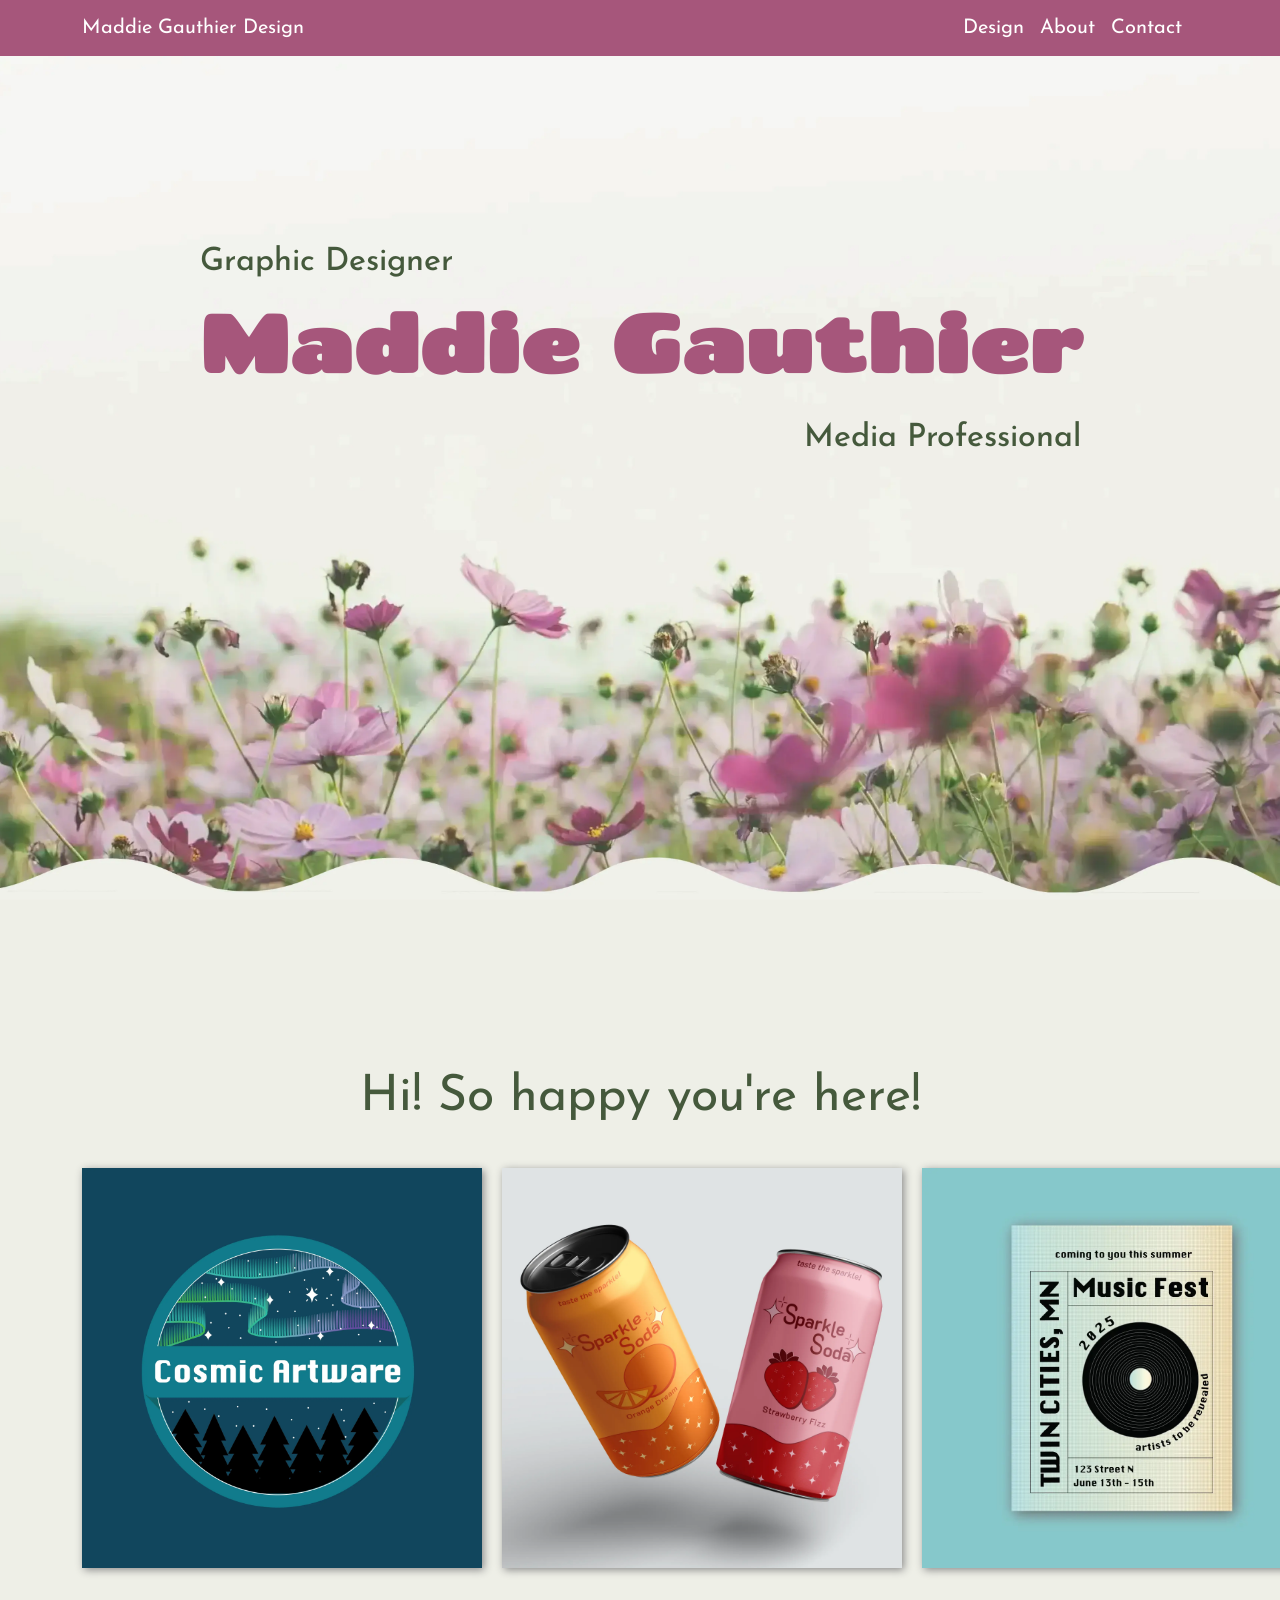
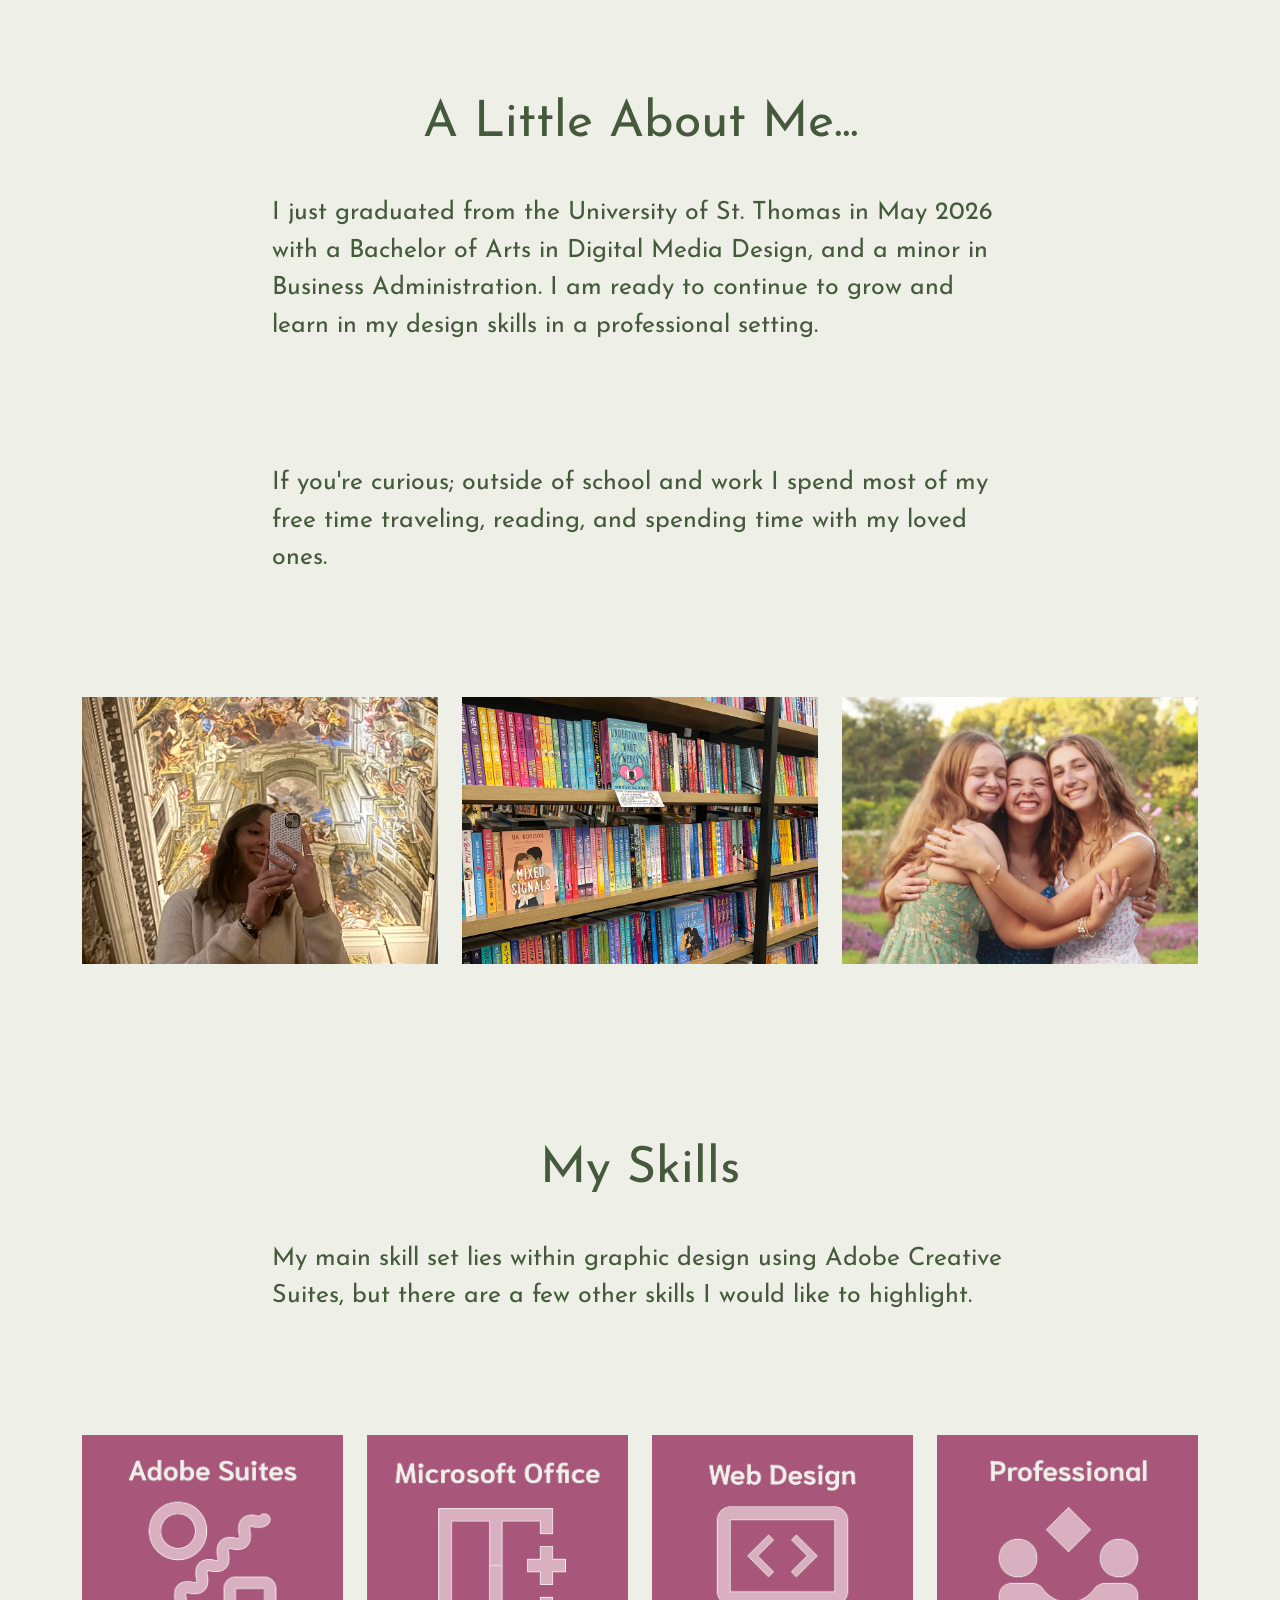
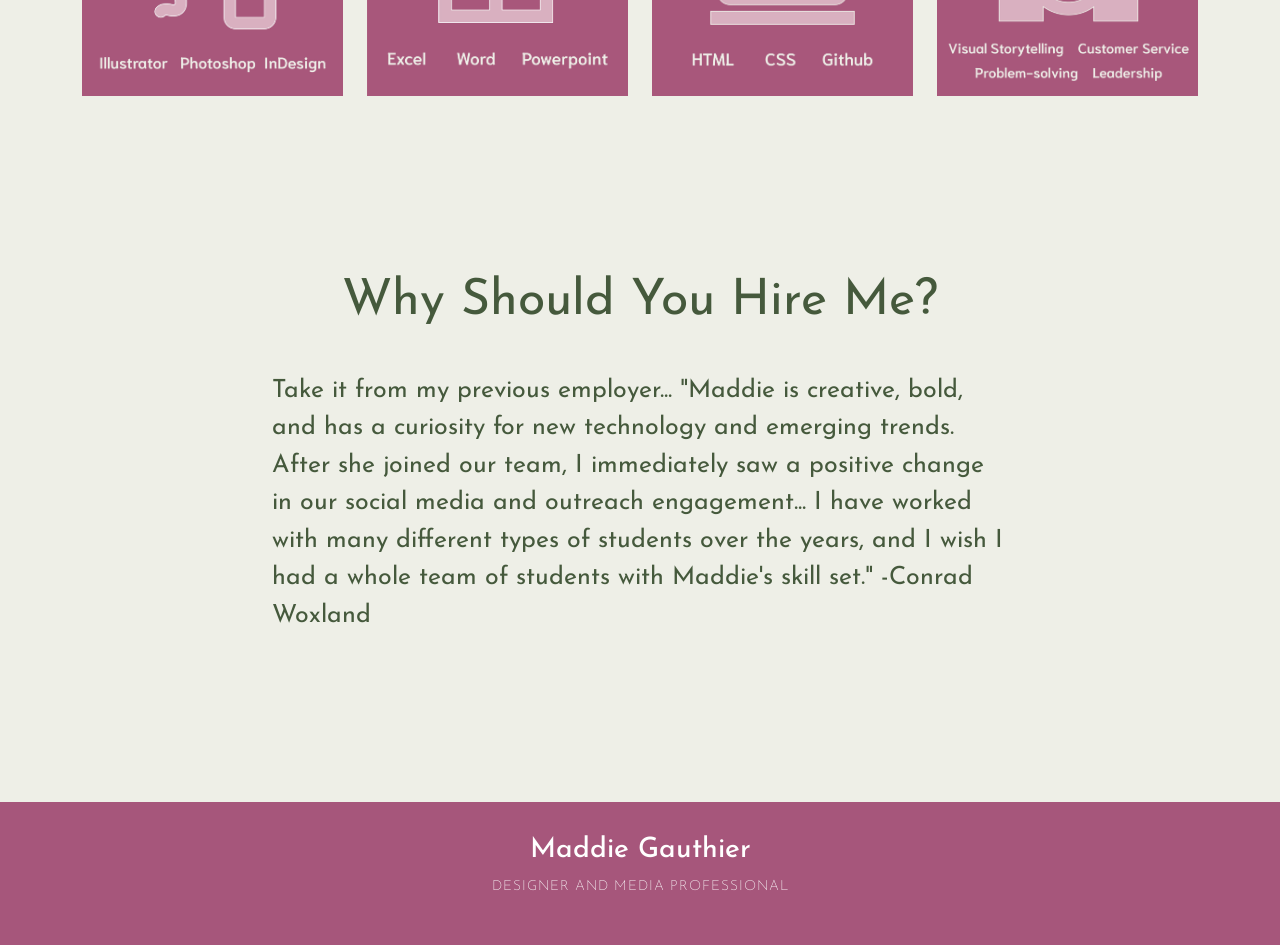
<file: index.html>
<!doctype html>
<html lang="en">
  <head>
    <link
      rel="stylesheet"
      href="https://cdnjs.cloudflare.com/ajax/libs/animate.css/4.1.1/animate.min.css"
    />
    <meta
      property="og:image"
      content="https://maddiegauthierdesign.github.io/images/herophoto.webp"
    />
    <link rel="icon" href="images/favicon.ico" type="image/x-icon" />

    <meta name="viewport" content="width=device-width, initial-scale=1" />

    <title>Maddie Gauthier Portfolio</title>
    <meta
      name="description"
      content="A creative graphic designer and media professional located in the Twin Cities, MN."
    />

    <link
      href="https://cdn.jsdelivr.net/npm/bootstrap@5.3.8/dist/css/bootstrap.min.css"
      rel="stylesheet"
      integrity="sha384-sRIl4kxILFvY47J16cr9ZwB07vP4J8+LH7qKQnuqkuIAvNWLzeN8tE5YBujZqJLB"
      crossorigin="anonymous"
    />

    <link href="./styles/style.css" rel="stylesheet" />
    <body style="background-color: #eeefe7"></body>
  </head>

 
  <body>
    <!-- Navigation -->
    <nav class="navbar navbar-expand-md navbar-dark fixed-top">
      <div class="container">
        <a class="navbar-brand" href="index.html">Maddie Gauthier Design</a>
          <button
          class="navbar-toggler"
          type="button"
          data-bs-toggle="collapse"
          data-bs-target="#navbarNav"
          aria-controls="navbarNav"
          aria-expanded="false"
          aria-label="Toggle navigation"
        >
          <span class="navbar-toggler-icon"></span>
        </button>
        <div class="collapse navbar-collapse" id="navbarNav">
          <ul class="navbar-nav ms-auto">
            <li class="nav-item">
              <a class="navbar-brand" href="design.html">Design</a>
            </li>
            <li class="nav-item">
              <a class="navbar-brand" href="about.html">About</a>
            </li>
            <li class="nav-item">
              <a class="navbar-brand" href="contact.html">Contact</a>
            </li>
          </ul>
        </div>
      </div>
    </nav>

    <!-- Hero Section -->
    <section id="hero" class="hero-section">
      <div class="header">
        <div class="herotext">
          <div class="herotextone">
            <p class="lead mb-2">Graphic Designer</p>
          </div>
          <h1 class="display-1 fw-bold mb-4">Maddie Gauthier</h1>
          <div class="herotexttwo">
            <p class="lead mb-2">Media Professional</p>
          </div>
        </div>
      </div>
    </section>

    <!-- Carousel Section -->
    <section class="carousel py-5">
      <div class="container">
        <h4 class="text-center"></h4>
        <h5 class="text-center">Hi! So happy you're here!</h5>
        <div class="imagecarousel">
         <img src="images/cosmicartwarethumbnail.webp" />
          <img src="images/canthumbnail.webp" />
          <img src="images/festivalthumbnail.webp" />
          <img src="images/newyorkthumbnail.webp" />
         <img src="images/recyclethumbnail.webp" />
         <img src="images/spiderversethumbnail.webp" />
          <img src="images/strawberrythumbnail.webp" />
         <img src="images/teathumbnail.webp" />
        </div>
    </section>

    <!-- Quick about me Section -->
    <section id="about-me" class="py-5 sans-serif">
      <div class="container">
          <div class="row">
            <div class="col-md-2"></div>
            <div class="col-md-8">
              <h5 class="text-center">A Little About Me...</h5>
              <h8>I just graduated from the University of St. Thomas in May 2026 with a Bachelor of Arts in Digital Media Design, and a minor in Business Administration. I am ready to continue to grow and learn in my design skills in a professional setting.</h8></div>
            <div class="col-md-2"></div>
          </div>
          <h4 class="text-center"></h4>
          <div class="row">
            <div class="col-md-2"></div>
            <div class="col-md-8">
              <h8>If you're curious; outside of school and work I spend most of my free time traveling, reading, and spending time with my loved ones. </h8></div>
            <div class="col-md-2"></div>
          </div>
        <h4 class="text-center"></h4>
        <div class="row">
          <div class="col-md-4">
            <img src="images/me-one.webp" class="about-me"/>
          </div>
          <div class="col-md-4">
            <img src="images/metwo.webp" class="about-me"/>
          </div>
          <div class="col-md-4">
          <img src="images/methree.webp" class="about-me"/>
          </div>
        </div>
      </div>
    </section>

    <!-- Skills Section -->
    <section id="about-me" class="py-5 sans-serif">
      <div class="container">
          <div class="row">
            <div class="col-md-2"></div>
            <div class="col-md-8">
              <h5 class="text-center">My Skills</h5>
              <h8>My main skill set lies within graphic design using Adobe Creative Suites, but there are a few other skills I would like to highlight.</h8></div>
            <div class="col-md-2"></div>
            <h4 class="text-center"></h4>
            </div>
            <div class="row">
          <div class="col-md-3">
            <img src="images/adobe-skills.webp" class="about-me"/>
          </div>
          <div class="col-md-3">
            <img src="images/microsoft-skills.webp" class="about-me"/>
          </div>
          <div class="col-md-3">
          <img src="images/web-design-skills.webp" class="about-me"/>
          </div>
          <div class="col-md-3">
            <img src="images/professional-skills.webp" class="about-me"/>
          </div>
        </div>
      </div>
    </section>

    <!-- Why you should hire me Section -->
    <section id="about-me" class="py-5 sans-serif">
      <div class="container">
          <div class="row">
            <div class="col-md-2"></div>
            <div class="col-md-8">
              <h5 class="text-center">Why Should You Hire Me?</h5>
              <h8>Take it from my previous employer... "Maddie is creative, bold, and has a curiosity for new technology and emerging trends. After she joined our team, I immediately saw a positive change in our social media and outreach engagement... I have worked with many different types of students over the years, and I wish I had a whole team of students with Maddie's skill set." -Conrad Woxland</h8></div>
            <div class="col-md-2"></div>
            </div>
          <h4 class="text-center"></h4>
        </div>
      </div>
    </section>


    <!-- Footer Section -->
    <footer>
      <div class="container-fluid">
        <h3>Maddie Gauthier</h3>
        <p>Designer and Media Professional</p>
      </div>
    </footer>

    <script
      src="https://cdn.jsdelivr.net/npm/bootstrap@5.3.8/dist/js/bootstrap.bundle.min.js"
      integrity="sha384-FKyoEForCGlyvwx9Hj09JcYn3nv7wiPVlz7YYwJrWVcXK/BmnVDxM+D2scQbITxI"
      crossorigin="anonymous"
    ></script>
  </body>
</html>
</file>
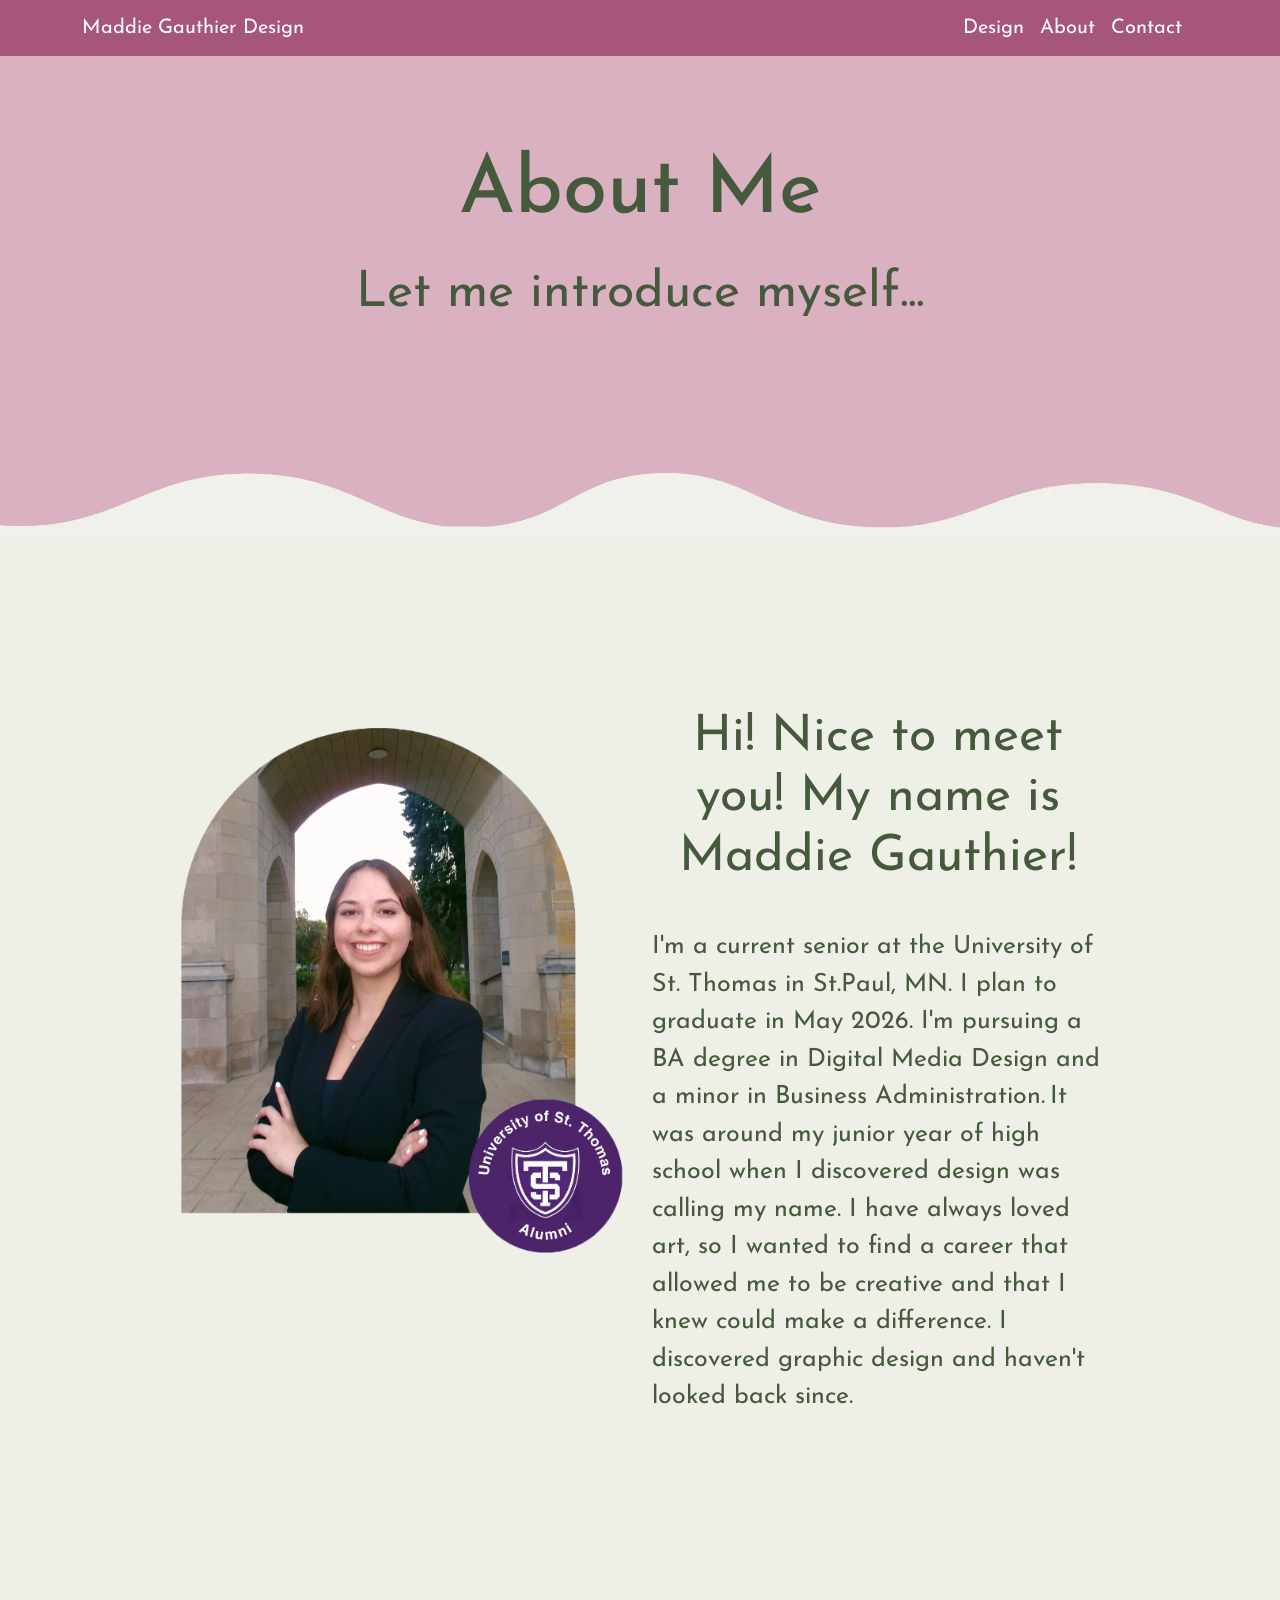
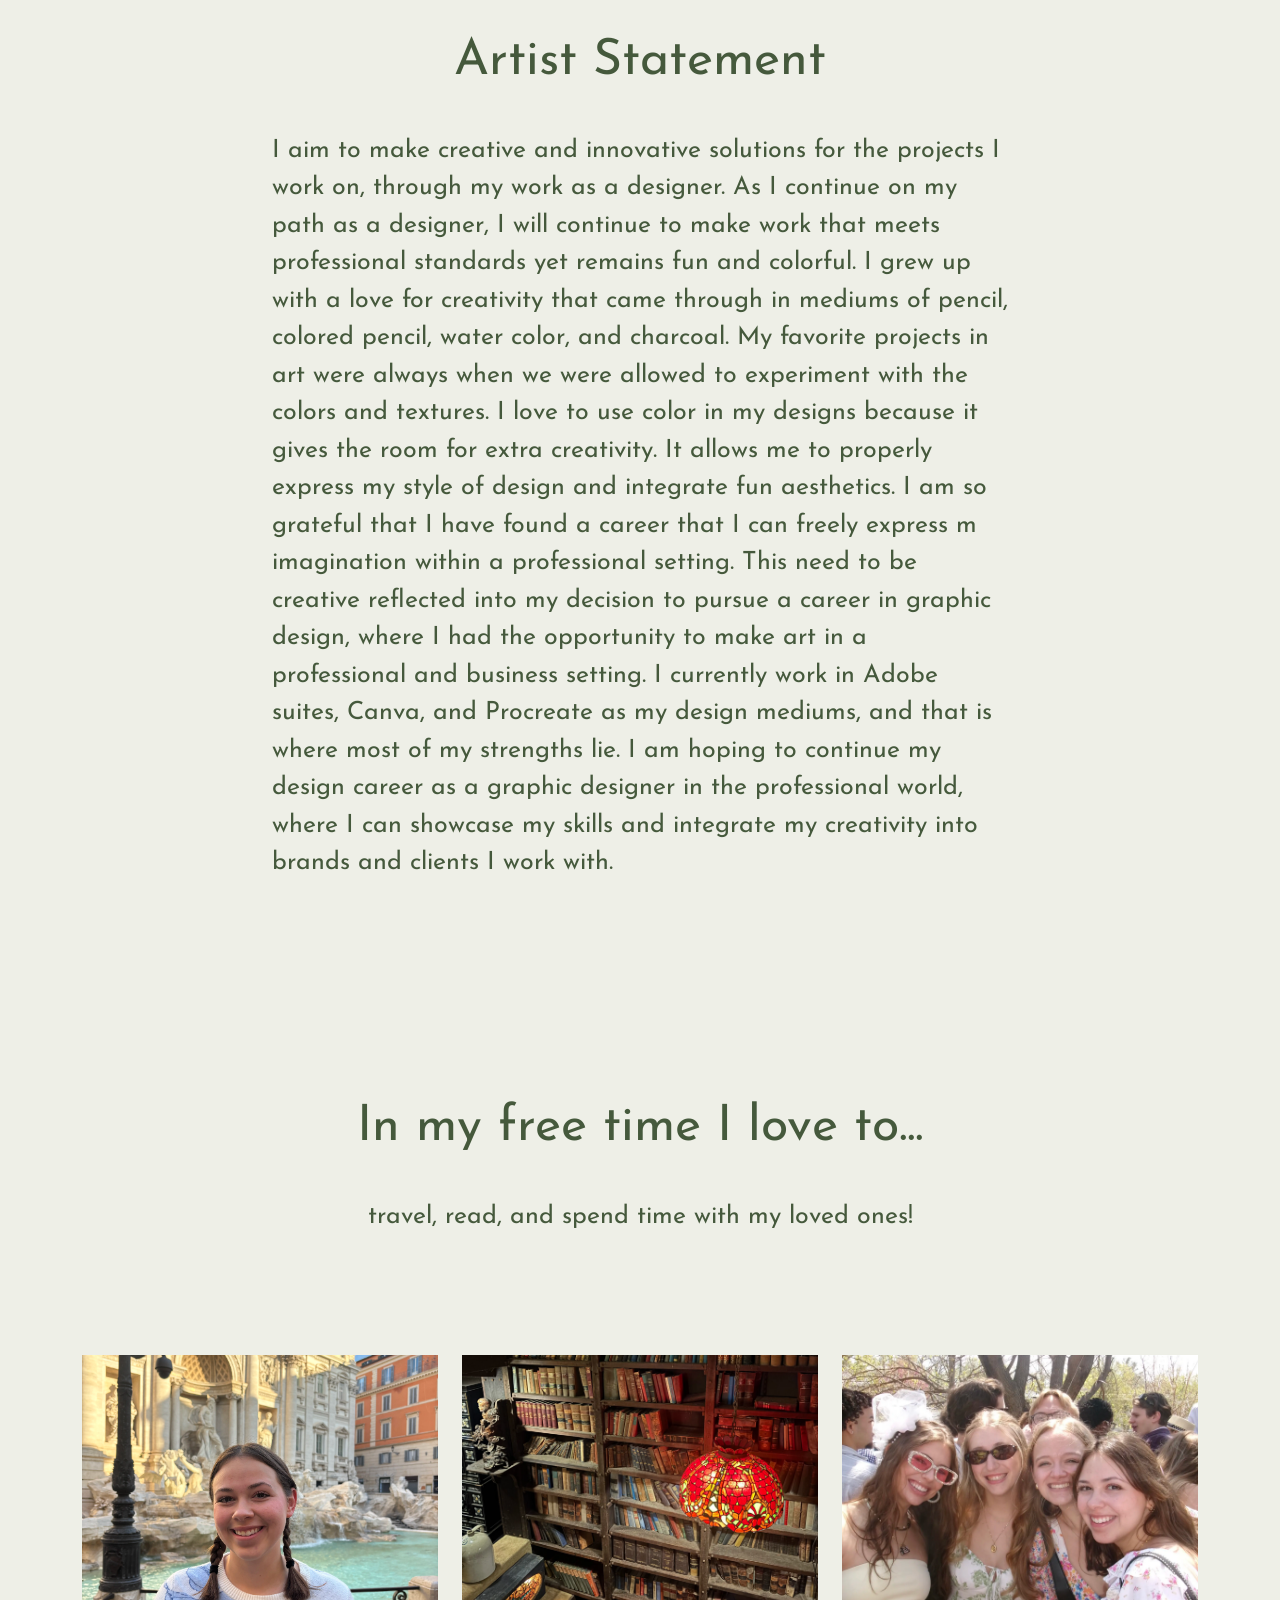
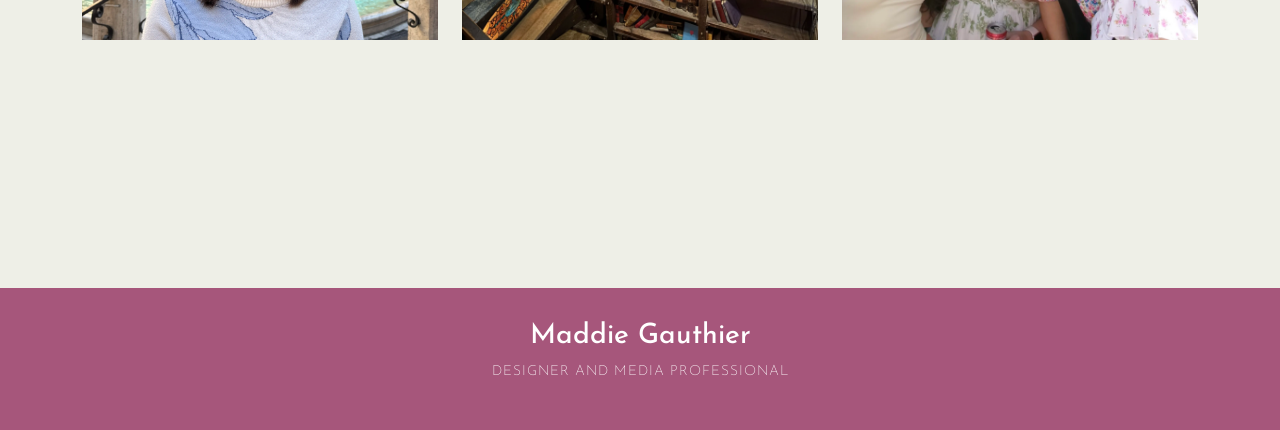
<file: about.html>
<!doctype html>
<html lang="en">
  <head>
    <link
      rel="stylesheet"
      href="https://cdnjs.cloudflare.com/ajax/libs/animate.css/4.1.1/animate.min.css"
    />
    <meta
      property="og:image"
      content="https://maddiegauthierdesign.github.io/images/herotwo.webp"
    />
    <link rel="icon" href="images/favicon.ico" type="image/x-icon" />

    <meta name="viewport" content="width=device-width, initial-scale=1" />

    <title>Maddie Gauthier Portfolio</title>
    <meta
      name="description"
      content="A creative graphic designer and media professional located in the Twin Cities, MN."
    />

    <link
      href="https://cdn.jsdelivr.net/npm/bootstrap@5.3.8/dist/css/bootstrap.min.css"
      rel="stylesheet"
      integrity="sha384-sRIl4kxILFvY47J16cr9ZwB07vP4J8+LH7qKQnuqkuIAvNWLzeN8tE5YBujZqJLB"
      crossorigin="anonymous"
    />

    <link href="./styles/style.css" rel="stylesheet" />
    <body style="background-color: #EEEFE7"></body>
  </head>

  <body>
    <!-- Navigation -->
    <nav class="navbar navbar-expand-md navbar-dark fixed-top">
      <div class="container">
        <a class="navbar-brand" href="index.html">Maddie Gauthier Design</a>
          <button
          class="navbar-toggler"
          type="button"
          data-bs-toggle="collapse"
          data-bs-target="#navbarNav"
          aria-controls="navbarNav"
          aria-expanded="false"
          aria-label="Toggle navigation"
        >
          <span class="navbar-toggler-icon"></span>
        </button>
        <div class="collapse navbar-collapse" id="navbarNav">
          <ul class="navbar-nav ms-auto">
            <li class="nav-item">
              <a class="navbar-brand" href="design.html">Design</a>
            </li>
            <li class="nav-item">
              <a class="navbar-brand" href="about.html">About</a>
            </li>
            <li class="nav-item">
              <a class="navbar-brand" href="contact.html">Contact</a>
            </li>
          </ul>
        </div>
      </div>
    </nav>

    <!-- Hero Section -->
    <section id="hero" class="hero-page">
      <div class="header">
        <div class="herotext align-center">
          <h4 class="text-center">About Me</h4>
          <h5 class="text-center">Let me introduce myself...</h5>
          </div>
        </div>
      </div>
    </section>

    <!-- Photo Section -->
    <section id="about-me" class="py-5 sans-serif">
      <div class="container">
        <h4 class="text-center"></h4>
          <div class="row">
            <div class="col-md-1"></div>
            <div class="col-md-5">
               <img src="images/portfolio.webp" class="about-photo"/>
            </div>
            <div class="col-md-5">
              <h5 class="text-center">Hi! Nice to meet you! My name is Maddie Gauthier! </h5>
              <h8 class="text-center align-center">I'm a current senior at the University of St. Thomas in St.Paul, MN. I plan to graduate in May 2026. I'm pursuing a BA degree in Digital Media Design and a minor in Business Administration.</h8> 
              <h8 class="text-center align-center"> It was around my junior year of high school when I discovered design was calling my name. I have always loved art, so I wanted to find a career that allowed me to be creative and that I knew could make a difference. I discovered graphic design and haven't looked back since.</h8>
            </div>
            <div class="col-md-1"></div>
          </div>
        </div>
      </div>
    </section>

    <!-- Artist Statement Section -->
    <section id="about-me" class="py-5 sans-serif">
      <div class="container">
          <div class="row">
            <div class="col-md-2"></div>
            <div class="col-md-8">
              <h4 class="text-center"></h4>
              <h5 class="text-center">Artist Statement</h5>
              <h8>I aim to make creative and innovative solutions for the projects I work on, through my work as a designer. As I continue on my path as a designer, I will continue to make work that meets professional standards yet remains fun and colorful. I grew up with a love for creativity that came through in mediums of pencil, colored pencil, water color, and charcoal. My favorite projects in art were always when we were allowed to experiment with the colors and textures. I love to use color in my designs because it gives the room for extra creativity. It allows me to properly express my style of design and integrate fun aesthetics. I am so grateful that I have found a career that I can freely express m imagination within a professional setting. This need to be creative reflected into my decision to pursue a career in graphic design, where I had the opportunity to make art in a professional and business setting. I currently work in Adobe suites, Canva, and Procreate as my design mediums, and that is where most of my strengths lie. I am hoping to continue my design career as a graphic designer in the professional world, where I can showcase my skills and integrate my creativity into brands and clients I work with.</h8> </div>
            <div class="col-md-2"></div>
        </div>
      </div>
    </section>

    <!-- In my free time section -->
    <section id="about-me" class="py-5 sans-serif">
      <div class="container">
        <h4 class="text-center"></h4>
          <div class="row">
            <div class="col-md-2"></div>
            <div class="col-md-8">
              <h5 class="text-center">In my free time I love to...</h5>
            </div>
            <div class="col-md-2"></div>
          </div>
          <div class="row">
            <div class="col-md-2"></div>
            <div class="col-md-8 text-center">
              <h8>travel, read, and spend time with my loved ones! </h8></div>
            <div class="col-md-2"></div>
          </div>
        <h4 class="text-center"></h4>
        <div class="row">
          <div class="col-md-4">
            <img src="images/italy.webp" class="about-me"/>
          </div>
          <div class="col-md-4">
            <img src="images/book.webp" class="about-me"/>
          </div>
          <div class="col-md-4">
          <img src="images/friends.webp" class="about-me"/>
          </div>
        </div>
        <h4 class="text-center"></h4>
      </div>
    </section>
    

    <!-- Footer Section -->
    <footer>
      <div class="container-fluid">
        <h3>Maddie Gauthier</h3>
        <p>Designer and Media Professional</p>
      </div>
    </footer>

    <script
      src="https://cdn.jsdelivr.net/npm/bootstrap@5.3.8/dist/js/bootstrap.bundle.min.js"
      integrity="sha384-FKyoEForCGlyvwx9Hj09JcYn3nv7wiPVlz7YYwJrWVcXK/BmnVDxM+D2scQbITxI"
      crossorigin="anonymous"
    ></script>
  </body>
</html>
</file>
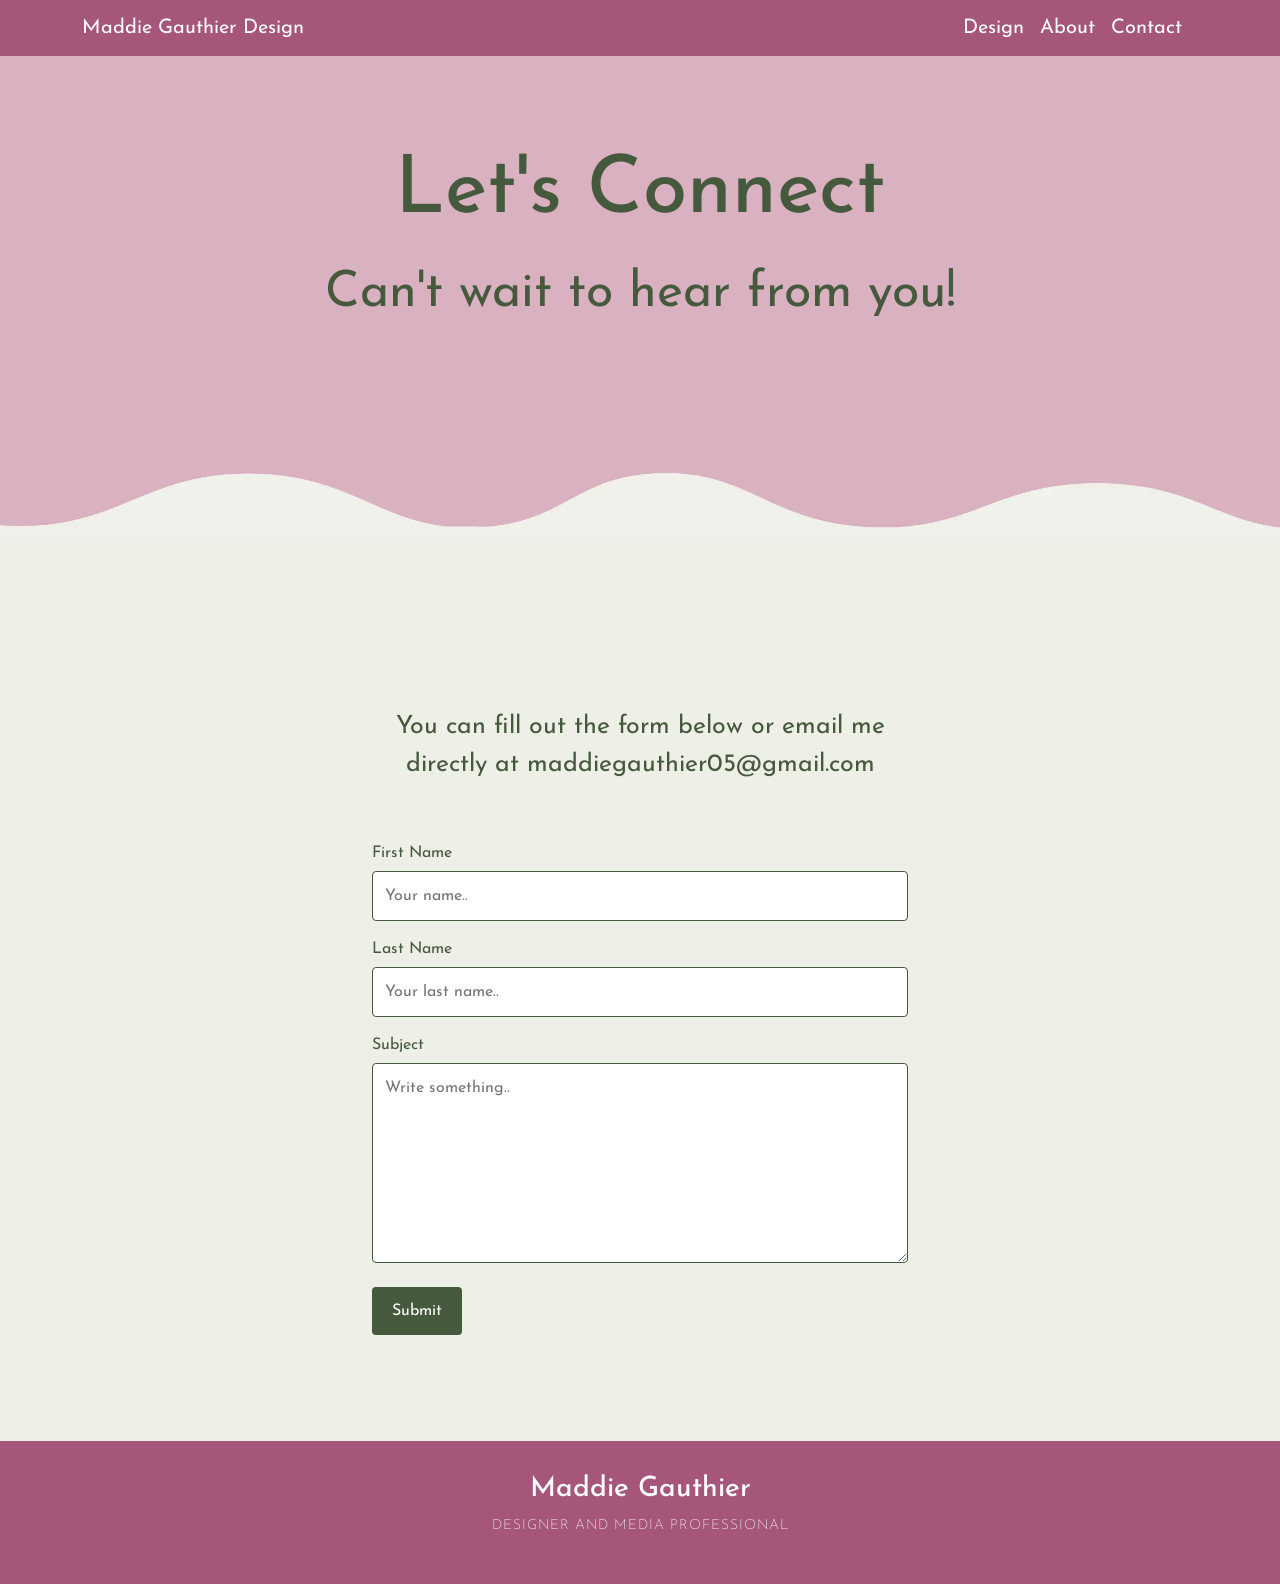
<file: contact.html>
<!doctype html>
<html lang="en">
  <head>
    <link
      rel="stylesheet"
      href="https://cdnjs.cloudflare.com/ajax/libs/animate.css/4.1.1/animate.min.css"
    />
    <meta
      property="og:image"
      content="https://maddiegauthierdesign.github.io/images/herophoto.webp"
    />
    <link rel="icon" href="images/favicon.ico" type="image/x-icon" />

    <meta name="viewport" content="width=device-width, initial-scale=1" />

    <title>Maddie Gauthier Portfolio</title>
    <meta
      name="description"
      content="A creative graphic designer and media professional located in the Twin Cities, MN."
    />

    <link
      href="https://cdn.jsdelivr.net/npm/bootstrap@5.3.8/dist/css/bootstrap.min.css"
      rel="stylesheet"
      integrity="sha384-sRIl4kxILFvY47J16cr9ZwB07vP4J8+LH7qKQnuqkuIAvNWLzeN8tE5YBujZqJLB"
      crossorigin="anonymous"
    />

    <link href="./styles/style.css" rel="stylesheet" />
    <body style="background-color: #eeefe7"></body>
  </head>

  <body>
    <!-- Navigation -->
    <nav class="navbar navbar-expand-md navbar-dark fixed-top">
      <div class="container">
        <a class="navbar-brand" href="index.html">Maddie Gauthier Design</a>
          <button
          class="navbar-toggler"
          type="button"
          data-bs-toggle="collapse"
          data-bs-target="#navbarNav"
          aria-controls="navbarNav"
          aria-expanded="false"
          aria-label="Toggle navigation"
        >
          <span class="navbar-toggler-icon"></span>
        </button>
        <div class="collapse navbar-collapse" id="navbarNav">
          <ul class="navbar-nav ms-auto">
            <li class="nav-item">
              <a class="navbar-brand" href="design.html">Design</a>
            </li>
            <li class="nav-item">
              <a class="navbar-brand" href="about.html">About</a>
            </li>
            <li class="nav-item">
              <a class="navbar-brand" href="contact.html">Contact</a>
            </li>
          </ul>
        </div>
      </div>
    </nav>

    <!-- Hero Section -->
    <section id="hero" class="hero-page">
      <div class="header">
        <div class="herotext">
          <h4 class="text-center">Let's Connect</h4>
          <h5 class="text-center">Can't wait to hear from you!</h5>
          </div>
        </div>
      </div>
    </section>

    <!-- Contact Section -->
    <section id="about-me" class="py-5 sans-serif">
      <div class="container">
          <h4 class="text-center"></h4>
          <div class="row">
            <div class="col-md-3"></div>
            <div class="col-md-6 text-center">
              <h8>You can fill out the form below or email me directly at maddiegauthier05@gmail.com </h8></div>
            <div class="col-md-3"></div>
          </div>

    <section id="about-me" class="py-5 sans-serif">
      <div class="container2">
          <div class="row">
            <div class="col-md-3"></div>
            <div class="col-md-6">
              <form action="action_page.php">

          <label for="fname">First Name</label>
          <input type="text" id="fname" name="firstname" placeholder="Your name..">

          <label for="lname">Last Name</label>
          <input type="text" id="lname" name="lastname" placeholder="Your last name..">

          <label for="subject">Subject</label>
          <textarea id="subject" name="subject" placeholder="Write something.." style="height:200px"></textarea>

          <input type="submit" value="Submit">

        </form>
            <div class="col-md-3"></div>
          </div>
      </section>
    </section>

    <!-- Footer Section -->
    <footer>
      <div class="container-fluid">
        <h3>Maddie Gauthier</h3>
        <p>Designer and Media Professional</p>
      </div>
    </footer>

    <script
      src="https://cdn.jsdelivr.net/npm/bootstrap@5.3.8/dist/js/bootstrap.bundle.min.js"
      integrity="sha384-FKyoEForCGlyvwx9Hj09JcYn3nv7wiPVlz7YYwJrWVcXK/BmnVDxM+D2scQbITxI"
      crossorigin="anonymous"
    ></script>
  </body>
</html>
</file>
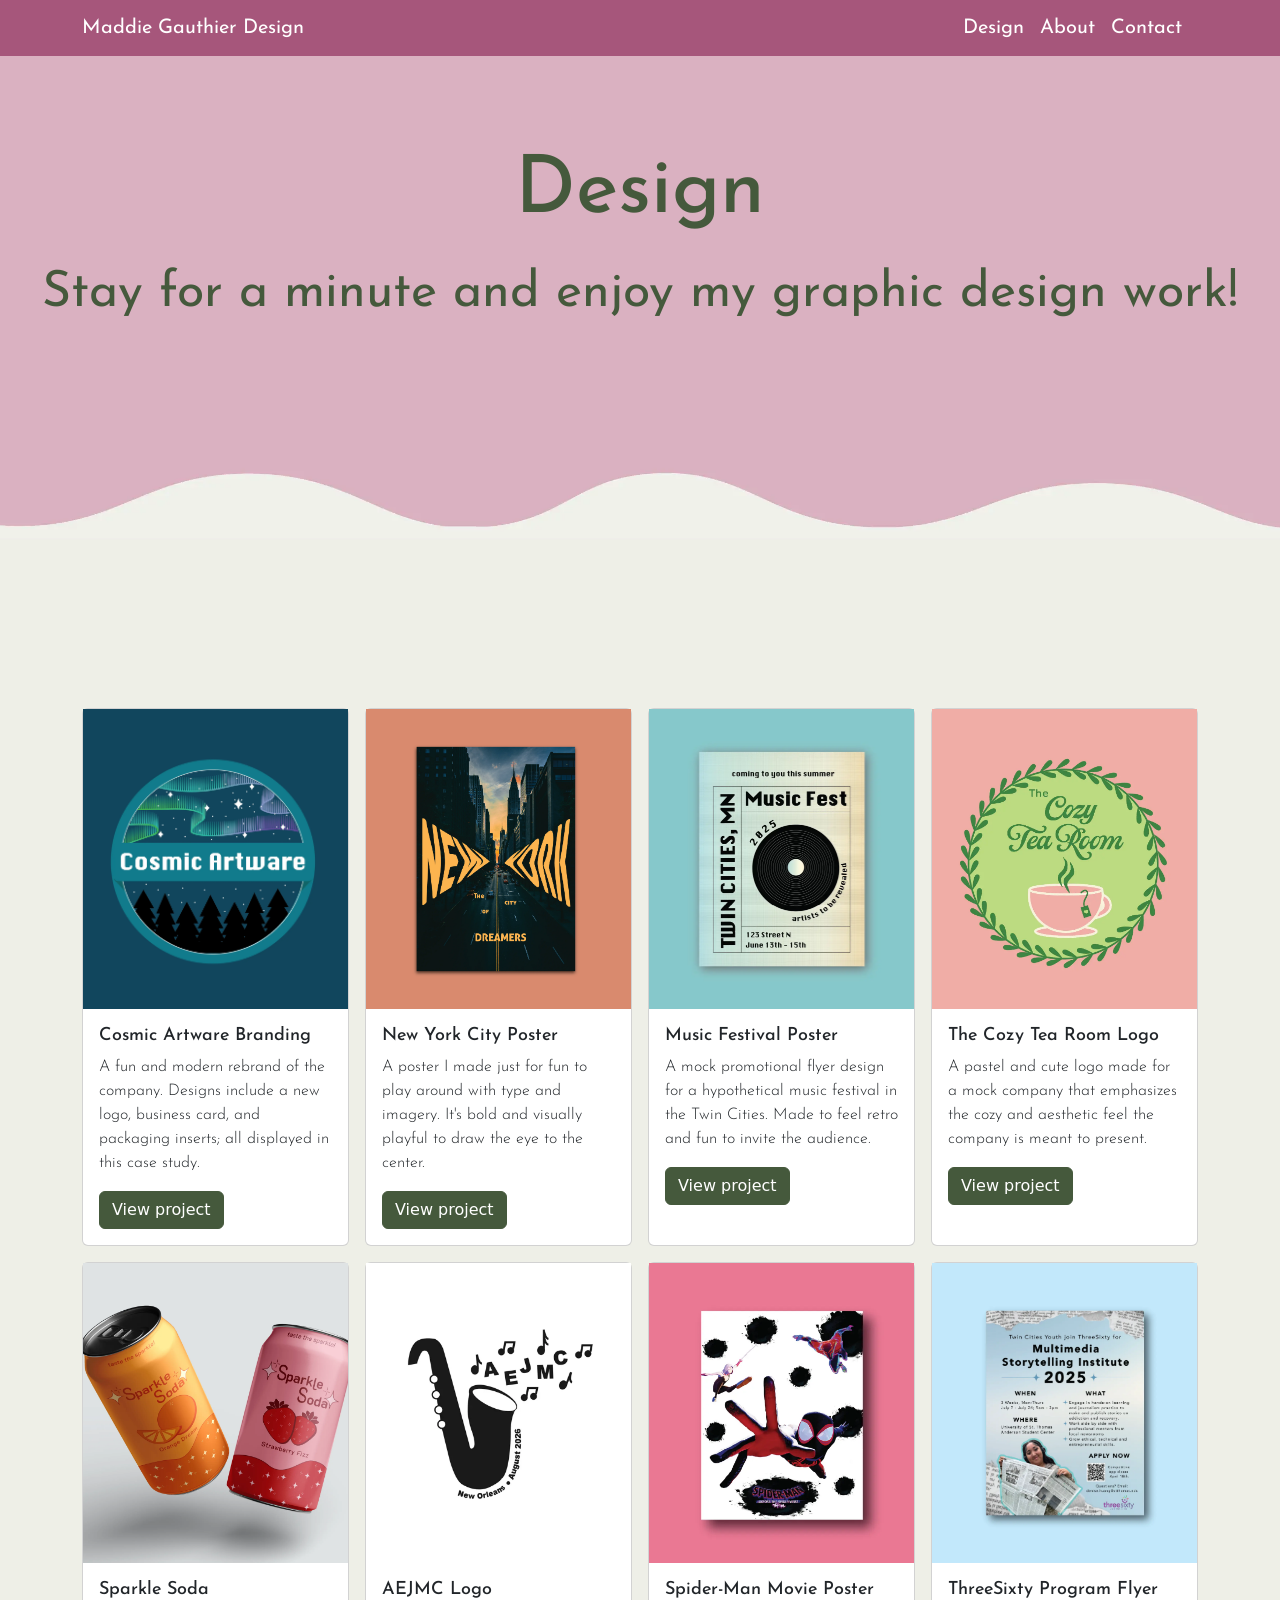
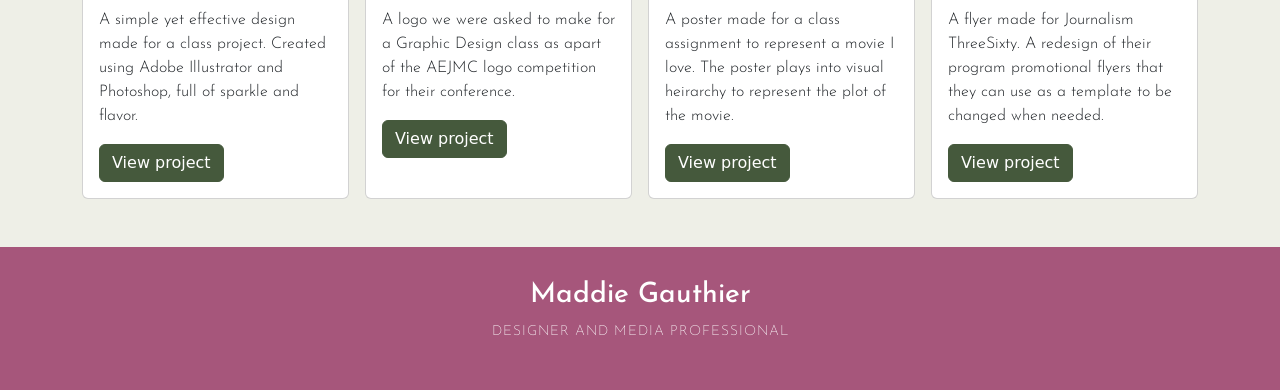
<file: design.html>
<!doctype html>
<html lang="en">
  <head>
    <link
      rel="stylesheet"
      href="https://cdnjs.cloudflare.com/ajax/libs/animate.css/4.1.1/animate.min.css"
    />
    <meta
      property="og:image"
      content="https://maddiegauthierdesign.github.io/images/herophoto.webp"
    />
    <link rel="icon" href="images/favicon.ico" type="image/x-icon" />

    <meta name="viewport" content="width=device-width, initial-scale=1" />

    <title>Maddie Gauthier Portfolio</title>
    <meta
      name="description"
      content="A creative graphic designer and media professional located in the Twin Cities, MN."
    />

    <link
      href="https://cdn.jsdelivr.net/npm/bootstrap@5.3.8/dist/css/bootstrap.min.css"
      rel="stylesheet"
      integrity="sha384-sRIl4kxILFvY47J16cr9ZwB07vP4J8+LH7qKQnuqkuIAvNWLzeN8tE5YBujZqJLB"
      crossorigin="anonymous"
    />

    <link href="./styles/style.css" rel="stylesheet" />
    <body style="background-color: #eeefe7"></body>
  </head>

  <body>
    <!-- Navigation -->
    <nav class="navbar navbar-expand-md navbar-dark fixed-top">
      <div class="container">
        <a class="navbar-brand" href="index.html">Maddie Gauthier Design</a>
          <button
          class="navbar-toggler"
          type="button"
          data-bs-toggle="collapse"
          data-bs-target="#navbarNav"
          aria-controls="navbarNav"
          aria-expanded="false"
          aria-label="Toggle navigation"
        >
          <span class="navbar-toggler-icon"></span>
        </button>
        <div class="collapse navbar-collapse" id="navbarNav">
          <ul class="navbar-nav ms-auto">
            <li class="nav-item">
              <a class="navbar-brand" href="design.html">Design</a>
            </li>
            <li class="nav-item">
              <a class="navbar-brand" href="about.html">About</a>
            </li>
            <li class="nav-item">
              <a class="navbar-brand" href="contact.html">Contact</a>
            </li>
          </ul>
        </div>
      </div>
    </nav>

    <!-- Hero Section -->
    <section id="hero" class="hero-page">
      <div class="header">
        <div class="herotext align-center">
          <h4 class="text-center">Design</h4>
          <h5 class="text-center">Stay for a minute and enjoy my graphic design work!</h5>
          </div>
        </div>
      </div>
    </section>

    <!-- Work Section -->
    <section id="work" class="py-5 sans-serif">
      <div class="container">
        <h4 class="text-center"></h4>

        <div class="row g-3">
          <!-- Work 1 -->
          <div class="col-md-3">
            <div class="card h-100 work-card">
              <img src="images/cosmicartwarethumbnail.webp" />
              <div class="card-body">
                <h6 class="card-title">Cosmic Artware Branding</h6>
                <p class="card-text">
                  A fun and modern rebrand of the company. Designs include a new
                  logo, business card, and packaging inserts; all displayed in
                  this case study.
                </p>
                <button
                  type="button"
                  class="btn btn-primary"
                  data-bs-toggle="modal"
                  data-bs-target="#projOneDetails"
                >
                  View project
                </button>
              </div>
            </div>
          </div>

          <!-- Work 2 -->
          <div class="col-md-3">
            <div class="card h-100 work-card">
              <img src="images/newyorkthumbnail.webp" />
              <div class="card-body">
                <h6 class="card-title">New York City Poster</h6>
                <p class="card-text">
                  A poster I made just for fun to play around with type and
                  imagery. It's bold and visually playful to draw the eye to the
                  center.
                </p>
                <button
                  type="button"
                  class="btn btn-primary"
                  data-bs-toggle="modal"
                  data-bs-target="#projTwoDetails"
                >
                  View project
                </button>
              </div>
            </div>
          </div>

          <!-- Work 3 -->
          <div class="col-md-3">
            <div class="card h-100 work-card">
              <img src="images/festivalthumbnail.webp" />
              <div class="card-body">
                <h6 class="card-title">Music Festival Poster</h6>
                <p class="card-text">
                  A mock promotional flyer design for a hypothetical music
                  festival in the Twin Cities. Made to feel retro and fun to
                  invite the audience.
                </p>
                <button
                  type="button"
                  class="btn btn-primary"
                  data-bs-toggle="modal"
                  data-bs-target="#projThreeDetails"
                >
                  View project
                </button>
              </div>
            </div>
          </div>

          <!-- Work 4 -->
          <div class="col-md-3">
            <div class="card h-100 work-card">
              <img src="images/teathumbnail.webp" />
              <div class="card-body">
                <h6 class="card-title">The Cozy Tea Room Logo</h6>
                <p class="card-text">
                  A pastel and cute logo made for a mock company that emphasizes
                  the cozy and aesthetic feel the company is meant to present.
                </p>
                <button
                  type="button"
                  class="btn btn-primary"
                  data-bs-toggle="modal"
                  data-bs-target="#projFourDetails"
                >
                  View project
                </button>
              </div>
            </div>
          </div>

          <!-- Work 5 -->
          <div class="col-md-3">
            <div class="card h-100 work-card">
              <img src="images/canthumbnail.webp" />
              <div class="card-body">
                <h6 class="card-title">Sparkle Soda</h6>
                <p class="card-text">
                  A simple yet effective design made for a class project.
                  Created using Adobe Illustrator and Photoshop, full of sparkle
                  and flavor.
                </p>
                <button
                  type="button"
                  class="btn btn-primary"
                  data-bs-toggle="modal"
                  data-bs-target="#projFiveDetails"
                >
                  View project
                </button>
              </div>
            </div>
          </div>

          <!-- Work 6 -->
          <div class="col-md-3">
            <div class="card h-100 work-card">
              <img src="images/logomodal.webp" />
              <div class="card-body">
                <h6 class="card-title">AEJMC Logo</h6>
                <p class="card-text">
                  A logo we were asked to make for a Graphic Design class as apart of the AEJMC logo competition for their conference. 
                </p>
                <button
                  type="button"
                  class="btn btn-primary"
                  data-bs-toggle="modal"
                  data-bs-target="#projSixDetails"
                >
                  View project
                </button>
              </div>
            </div>
          </div>

          <!-- Work 7 -->
          <div class="col-md-3">
            <div class="card h-100 work-card">
              <img src="images/spiderversethumbnail.webp" />
              <div class="card-body">
                <h6 class="card-title">Spider-Man Movie Poster</h6>
                <p class="card-text">
                  A poster made for a class assignment to represent a movie I
                  love. The poster plays into visual heirarchy to represent the
                  plot of the movie.
                </p>
                <button
                  type="button"
                  class="btn btn-primary"
                  data-bs-toggle="modal"
                  data-bs-target="#projSevenDetails"
                >
                  View project
                </button>
              </div>
            </div>
          </div>

          <!-- Work 8 -->
          <div class="col-md-3">
            <div class="card h-100 work-card">
              <img src="images/threesixthumbnail.webp" />
              <div class="card-body">
                <h6 class="card-title">ThreeSixty Program Flyer</h6>
                <p class="card-text">
                  A flyer made for Journalism ThreeSixty. A redesign of their program promotional flyers that they can use as a template to be changed when needed. 
                </p>
                <button
                  type="button"
                  class="btn btn-primary"
                  data-bs-toggle="modal"
                  data-bs-target="#projEightDetails"
                >
                  View project
                </button>
              </div>
            </div>
          </div>
        </div>
      </div>

      <!-- Project one detail pop-up -->
      <div
        class="modal fade"
        id="projOneDetails"
        tabindex="-1"
        aria-labelledby="exampleModalLabel"
        aria-hidden="true"
      >
        <div class="modal-dialog modal-fullscreen">
          <div class="modal-content">
            <div class="modal-header">
              <h2 class="modal-title fs-5" id="exampleModalLabel">
                Cosmic Artware Branding
              </h2>
              <button
                type="button"
                class="btn-close"
                data-bs-dismiss="modal"
                aria-label="Close"
              ></button>
            </div>
            <div class="modal-body">
              <div class="container">
                <div class="row">
                  <div class="col-md-3">
                    <h7>
                      Cosmic Artware is a window cling and art company that I
                      was asked to create a new logo for. I also took some time
                      to create a business card, a black and white logo, and a
                      new insert for the actual window clings. It was
                      interesting to create a logo from scratch and I learned a
                      lot about what I can accomplish if given the time and
                      confidence to do so. This design was made in Adobe Illustrator and Photoshop.
                    </h7>
                  </div>
                  <div class="col-md-9">
                    <img src="images/cosmicartwaremodal.webp" />
                  </div>
                </div>
              </div>
            </div>
            <div class="modal-footer">
              <button
                type="button"
                class="btn btn-secondary"
                data-bs-dismiss="modal"
              >
                Close
              </button>
            </div>
          </div>
        </div>
      </div>

      <!-- Project two detail pop-up -->
      <div
        class="modal fade"
        id="projTwoDetails"
        tabindex="-1"
        aria-labelledby="exampleModalLabel"
        aria-hidden="true"
      >
        <div class="modal-dialog modal-fullscreen">
          <div class="modal-content">
            <div class="modal-header">
              <h2 class="modal-title fs-5" id="exampleModalLabel">
                New York City Flyer
              </h2>
              <button
                type="button"
                class="btn-close"
                data-bs-dismiss="modal"
                aria-label="Close"
              ></button>
            </div>
            <div class="modal-body">
              <div class="container">
                <div class="row">
                  <div class="col-md-3">
                    <h7>
                      I have always adored New York City and so I wanted to make
                      a poster that sort of embraced its aesthetic. I found this
                      beautiful photo on Unsplash (copyright free image site),
                      by Malte Schmidt, and ran with a design I imagined in my
                      mind.
                    </h7>
                  </div>
                  <div class="col-md-9">
                    <img src="images/newyorkmodal.webp" />
                  </div>
                </div>
              </div>
            </div>
            <div class="modal-footer">
              <button
                type="button"
                class="btn btn-secondary"
                data-bs-dismiss="modal"
              >
                Close
              </button>
            </div>
          </div>
        </div>
      </div>

      <!-- Project three detail pop-up -->
      <div
        class="modal fade"
        id="projThreeDetails"
        tabindex="-1"
        aria-labelledby="exampleModalLabel"
        aria-hidden="true"
      >
        <div class="modal-dialog modal-fullscreen">
          <div class="modal-content">
            <div class="modal-header">
              <h2 class="modal-title fs-5" id="exampleModalLabel">
                Music Festival Poster
              </h2>
              <button
                type="button"
                class="btn-close"
                data-bs-dismiss="modal"
                aria-label="Close"
              ></button>
            </div>
            <div class="modal-body">
              <div class="container">
                <div class="row">
                  <div class="col-md-3">
                    <h7>
                      This was a mock poster I made for a hypothetical music
                      festival in the Twin Cities. I had this idea because I saw
                      a few visually pleasing music festival posters on
                      Pinterest, but also because I think St.Paul/Minneapolis
                      should have more live music festivals.
                    </h7>
                  </div>
                  <div class="col-md-9">
                    <img src="images/festivalmodal.webp" />
                  </div>
                </div>
              </div>
            </div>
            <div class="modal-footer">
              <button
                type="button"
                class="btn btn-secondary"
                data-bs-dismiss="modal"
              >
                Close
              </button>
            </div>
          </div>
        </div>
      </div>

      <!-- Project four detail pop-up -->
      <div
        class="modal fade"
        id="projFourDetails"
        tabindex="-1"
        aria-labelledby="exampleModalLabel"
        aria-hidden="true"
      >
        <div class="modal-dialog modal-fullscreen">
          <div class="modal-content">
            <div class="modal-header">
              <h2 class="modal-title fs-5" id="exampleModalLabel">
                The Cozy Tea Room Logo
              </h2>
              <button
                type="button"
                class="btn-close"
                data-bs-dismiss="modal"
                aria-label="Close"
              ></button>
            </div>
            <div class="modal-body">
              <div class="container">
                <div class="row">
                  <div class="col-md-3">
                    <h7>
                      This was another mock company I made to practice my design
                      skills, called "The Cozy Tea Room". The idea behind it is
                      that it would be similar to a coffee shop's vibe, where
                      you can order a drink and then sit down and study/work,
                      but instead of coffee they would mainly serve tea, (and
                      yes, maybe some coffee). I wanted the company's aesthetic
                      to feel cozy and cute and have lots of plants incorporated
                      into the designs.
                    </h7>
                  </div>
                  <div class="col-md-9">
                    <img src="images/teamodal.webp" />
                  </div>
                </div>
              </div>
            </div>
            <div class="modal-footer">
              <button
                type="button"
                class="btn btn-secondary"
                data-bs-dismiss="modal"
              >
                Close
              </button>
            </div>
          </div>
        </div>
      </div>

      <!-- Project five detail pop-up -->
    

      <div
        class="modal fade"
        id="projFiveDetails"
        tabindex="-1"
        aria-labelledby="exampleModalLabel"
        aria-hidden="true"
      >
        <div class="modal-dialog modal-fullscreen">
          <div class="modal-content">
            <div class="modal-header">
              <h2 class="modal-title fs-5" id="exampleModalLabel">
                Sparkle Soda
              </h2>
              <button
                type="button"
                class="btn-close"
                data-bs-dismiss="modal"
                aria-label="Close"
              ></button>
            </div>
            <div class="modal-body">
              <div class="container">
                <div class="row">
                  <div class="col-md-3">
                    <h7>
                      This is a project I was assigned for my Graphic Design
                      class in the Fall of 2024 as part of the DIMA program at St. Thomas. We were given a choice of a
                      product template from Photoshop and I chose to go with a
                      can design. I really like this retro-minimalist style of
                      design so that's what I incorporated into my company's
                      aesthetics. This was made in Adobe Illustrator and Adobe Photoshop. I worked alone on this project as it was an individual assignment. 
                    </h7>
                  </div>
                  <div class="col-md-9">
                    <img src="images/canmodal.webp" />
                  </div>
                </div>
              </div>
            </div>
            <div class="modal-footer">
              <button
                type="button"
                class="btn btn-secondary"
                data-bs-dismiss="modal"
              >
                Close
              </button>
            </div>
          </div>
        </div>
      </div>


      <!-- Project six detail pop-up -->
       <div
        class="modal fade"
        id="projSixDetails"
        tabindex="-1"
        aria-labelledby="exampleModalLabel"
        aria-hidden="true"
      >
        <div class="modal-dialog modal-fullscreen">
          <div class="modal-content">
            <div class="modal-header">
              <h2 class="modal-title fs-5" id="exampleModalLabel">
                AEJMC Logo
              </h2>
              <button
                type="button"
                class="btn-close"
                data-bs-dismiss="modal"
                aria-label="Close"
              ></button>
            </div>
            <div class="modal-body">
              <div class="container">
                <div class="row">
                  <div class="col-md-3">
                    <h7>
                      In the first semester of my junior year, I was assigned a project in Graphic Design class at the University of St. Thomas' DIMA program to make a logo for the AEJMC conference. In 2026 it will be hosted in New Orleans, so we had to theme it to the city. I had a few ideas but landed on this saxophone idea. It was fun, and my first experience being taught Adobe in a classroom setting! This was made with Adobe Illustrator. I worked alone on this project as it was an individual assignment. 
                    </h7>
                  </div>
                  <div class="col-md-9">
                    <img src="images/logomodal.webp" />
                  </div>
                </div>
              </div>
            </div>
            <div class="modal-footer">
              <button
                type="button"
                class="btn btn-secondary"
                data-bs-dismiss="modal"
              >
                Close
              </button>
            </div>
          </div>
        </div>
      </div>
      

      <!-- Project seven detail pop-up -->
      <div
        class="modal fade"
        id="projSevenDetails"
        tabindex="-1"
        aria-labelledby="exampleModalLabel"
        aria-hidden="true"
      >
        <div class="modal-dialog modal-fullscreen">
          <div class="modal-content">
            <div class="modal-header">
              <h2 class="modal-title fs-5" id="exampleModalLabel">
                Spider-Man Movie Poster
              </h2>
              <button
                type="button"
                class="btn-close"
                data-bs-dismiss="modal"
                aria-label="Close"
              ></button>
            </div>
            <div class="modal-body">
              <div class="container">
                <div class="row">
                  <div class="col-md-3">
                    <h7>
                      I made this movie poster for Spider-Man Across the
                      Spider-Verse in 2024, for a Digital Media class
                      assignment. The class was Visual Theory and Practice at St. Thomas. I used Adobe Photoshop and images from the web
                      to create this. Since the movie has this villain called
                      "The Spot", I used his time-bending spots to showcase a
                      few of the other characters. Just using his spots instead
                      of the actual character causes "The Spot" to haunt the
                      narrative, which was my intention. I worked on this project alone as it was an individual assignment.
                    </h7>
                  </div>
                  <div class="col-md-9">
                    <img src="images/spidermanmodal.webp" />
                  </div>
                </div>
              </div>
            </div>
            <div class="modal-footer">
              <button
                type="button"
                class="btn btn-secondary"
                data-bs-dismiss="modal"
              >
                Close
              </button>
            </div>
          </div>
        </div>
      </div>

      <!-- Project eight detail pop-up -->
      <div
        class="modal fade"
        id="projEightDetails"
        tabindex="-1"
        aria-labelledby="exampleModalLabel"
        aria-hidden="true"
      >
        <div class="modal-dialog modal-fullscreen">
          <div class="modal-content">
            <div class="modal-header">
              <h2 class="modal-title fs-5" id="exampleModalLabel">
                ThreeSixty Program Flyer
              </h2>
              <button
                type="button"
                class="btn-close"
                data-bs-dismiss="modal"
                aria-label="Close"
              ></button>
            </div>
            <div class="modal-body">
              <div class="container">
                <div class="row">
                  <div class="col-md-3">
                    <h7>
                      I made this flyer for client work with Journalism ThreeSixty at the University of St. Thomas as part of the DIMA program at the university. They wanted a revamp of their program flyer that they put up for promotional reasons. I changed some spacing and hierarchy so that it flowed better. I also changed the image and the background. I made a social media version as well. This was made using both Photoshop and Canva. We worked in a team of six on all the deliverables for this client but I worked on this specifc deliverable alone, while gaining feedback from my teammates.  
                    </h7>
                  </div>
                  <div class="col-md-9">
                    <img src="images/threesixmodal.webp" />
                  </div>
                </div>
              </div>
            </div>
            <div class="modal-footer">
              <button
                type="button"
                class="btn btn-secondary"
                data-bs-dismiss="modal"
              >
                Close
              </button>
            </div>
          </div>
        </div>
      </div>
    </section>

    <!-- Footer Section -->

    <footer>
      <div class="container-fluid">
        <h3>Maddie Gauthier</h3>
        <p>Designer and Media Professional</p>
      </div>
    </footer>

    <script
      src="https://cdn.jsdelivr.net/npm/bootstrap@5.3.8/dist/js/bootstrap.bundle.min.js"
      integrity="sha384-FKyoEForCGlyvwx9Hj09JcYn3nv7wiPVlz7YYwJrWVcXK/BmnVDxM+D2scQbITxI"
      crossorigin="anonymous"
    ></script>
  </body>
</html>
</file>
<file: styles/style.css>
/*fonts*/

@import url("https://fonts.googleapis.com/css2?family=Chango&family=Josefin+Sans:ital,wght@0,100..700;1,100..700&display=swap");

.josefin-sans {
  font-family: "Josefin Sans", sans-serif;
  font-optical-sizing: auto;
  font-weight: weight;
  font-style: normal;
}

.chango-regular {
  font-family: "Chango", sans-serif;
  font-weight: 400;
  font-style: normal;
}

.navbar {
  background-color: #a6567b;
  font-family: "Josefin Sans";
}

html {
  background-color: antiquewhite;
}

.button {
  font-family: "Josefin Sans";
}

/* Hero Section */
.hero-section {
  background: url(../images/herophoto.webp);
  background-size: cover;
  background-position: 50% 50%;
  height: 100vh;
  display: flex;
  align-items: center;
  justify-content: center;
}

.hero-page {
  background: url(../images/herotwo.webp);
  background-size: cover;
  background-position: 50% 50%;
  height: 60vh;
  display: flex;
  text-align: center;
  justify-content: center;
}

.hero-section h1 {
  font-weight: 700;
  font-family: "Chango";
  color: #a6567b;
}

.hero-section .lead {
  font-size: 2rem;
  font-weight: 500;
  font-family: "Josefin Sans";
  color: #45593c;
}

.herotextone {
  text-align: left;
}

.herotexttwo {
  text-align: right;
}

.work-card img {
  height: 300px;
  object-fit: cover;
  border-radius: 0;
}

.btn-primary {
  background-color: #45593c;
  border-color: #45593c;
}

.btn-primary:hover {
  background-color: #a4a66f;
  border-color: #a4a66f;
  color: #45593c;
}

.header {
  padding-top: 3rem;
  padding-bottom: 15rem;
}

h2 {
  font-weight: 900;
  color: #45593c;
  font-family: "Josefin Sans";
}

h4 {
  padding-top: 6rem;
  padding-bottom: 1rem;
  font-family: "Josefin Sans";
  font-weight: 500;
  font-size: 80px;
  color: #45593c;
}

h5 {
  padding-bottom: 2rem;
  font-family: "Josefin Sans";
  font-size: 50px;
  font-weight: 400;
  color: #45593c;
}

h6 {
  font-size: 18px;
  font-family: "Josefin Sans";
  color: #45593c;
}

p {
  font-family: "Josefin Sans";
  font-weight: 300;
}

h7 {
  font-family: "Josefin Sans";
  font-size: 25px;
  font-weight: 300;
  color: #45593c;
}

h8 {
  font-family: "Josefin Sans";
  font-size: 25px;
  font-weight: 400;
  color: #45593c;
}

.modal-body img {
  width: 100%;
}

.carousel-inner img {
  width: 100%;
  aspect-ratio: 14/7;
  object-fit: cover;
  padding-top: 8rem;
}

.carousel-control-prev-icon {
  size: 4px;
  align-items: center;
}

.carousel-control-next-icon {
  size: 4px;
  align-items: center;
}

.modal-80w .modal-dialog {
  width: 80% !important;
  max-width: 80% !important;
  height: 80% !important;
  margin: 10% auto !important; /* Centers it with 10% space on top/bottom */
}

.modal-80w .modal-content {
  height: 100% !important;
  overflow-y: auto; /* Adds scrollbar if content is too long */
}

/* Contact Form */
input[type="text"],
select,
textarea {
  width: 100%;
  padding: 12px;
  border: 1.5px solid #45593c;
  border-radius: 4px;
  box-sizing: border-box;
  margin-top: 6px;
  margin-bottom: 16px;
  resize: vertical;
}

input[type="submit"] {
  background-color: #45593c;
  color: white;
  padding: 12px 20px;
  border: none;
  border-radius: 4px;
  cursor: pointer;
}

input[type="submit"]:hover {
  background-color: #a4a66f;
}

.container2 {
  border-radius: 5px;
  background-color: #eeefe7;
  color: #45593c;
  padding: 10px;
  font-family: "Josefin Sans";
}

/* Footer */
footer {
  background-color: #a6567b;
  color: white;
  padding: 2rem;
}

footer h3 {
  color: white;
  text-align: center;
  font-family: "Josefin Sans";
}

footer p {
  text-transform: uppercase;
  font-weight: 200;
  font-size: 14px;
  letter-spacing: 1px;
  text-align: center;
  font-family: "Josefin Sans";
}

footer img {
  width: 50px;
  height: 50px;
  object-fit: cover;
  border-radius: 50%;
  border: 3px solid var(--green-highlight);
  margin-right: 0.5m;
}

footer div.social-links {
  text-align: center;
}

/* Photos */
.about-photo {
  width: 100%;
  padding-top: 1rem;
}

.about-me {
  width: 100%;
  padding-bottom: 5rem;
}

/* Carousel */
.imagecarousel {
  position: relative;
  height: 400px;
  margin-bottom: 30px;
  display: flex;
  width: fit-content;
  gap: 20px;
}

.imagecarousel img {
  margin: 0px 0px;
  box-shadow: 2px 2px 8px #8a8a8a;
}

.imagecarousel {
  animation: bannermove 50s linear infinite;
}

@keyframes bannermove {
  0% {
    transform: translateX(0);
  }
  100% {
    transform: translateX(-50%);
  }
}
</file>
